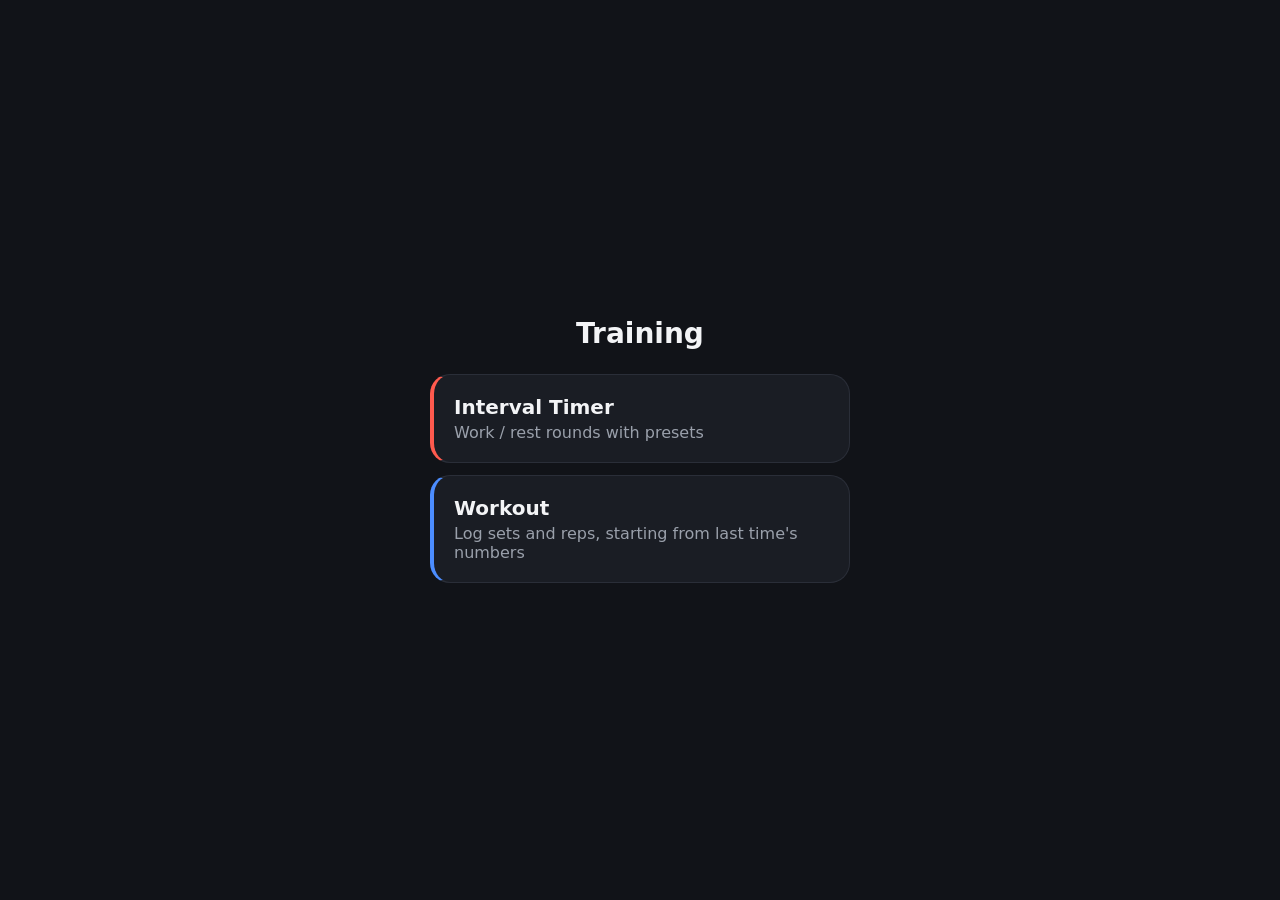
<file: index.html>
<!doctype html>
<html lang="en">
<head>
  <meta charset="utf-8">
  <meta name="viewport" content="width=device-width, initial-scale=1, viewport-fit=cover">
  <meta name="theme-color" content="#111318">
  <title>Training</title>
  <link rel="stylesheet" href="style.css">
</head>
<body>
  <main class="app">
    <section class="panel">
      <h1>Training</h1>
      <nav class="nav-links">
        <a class="nav-card timer" href="timer.html">
          <strong>Interval Timer</strong>
          <span>Work / rest rounds with presets</span>
        </a>
        <a class="nav-card workout" href="workout.html">
          <strong>Workout</strong>
          <span>Log sets and reps, starting from last time's numbers</span>
        </a>
      </nav>
    </section>
  </main>
</body>
</html>
</file>
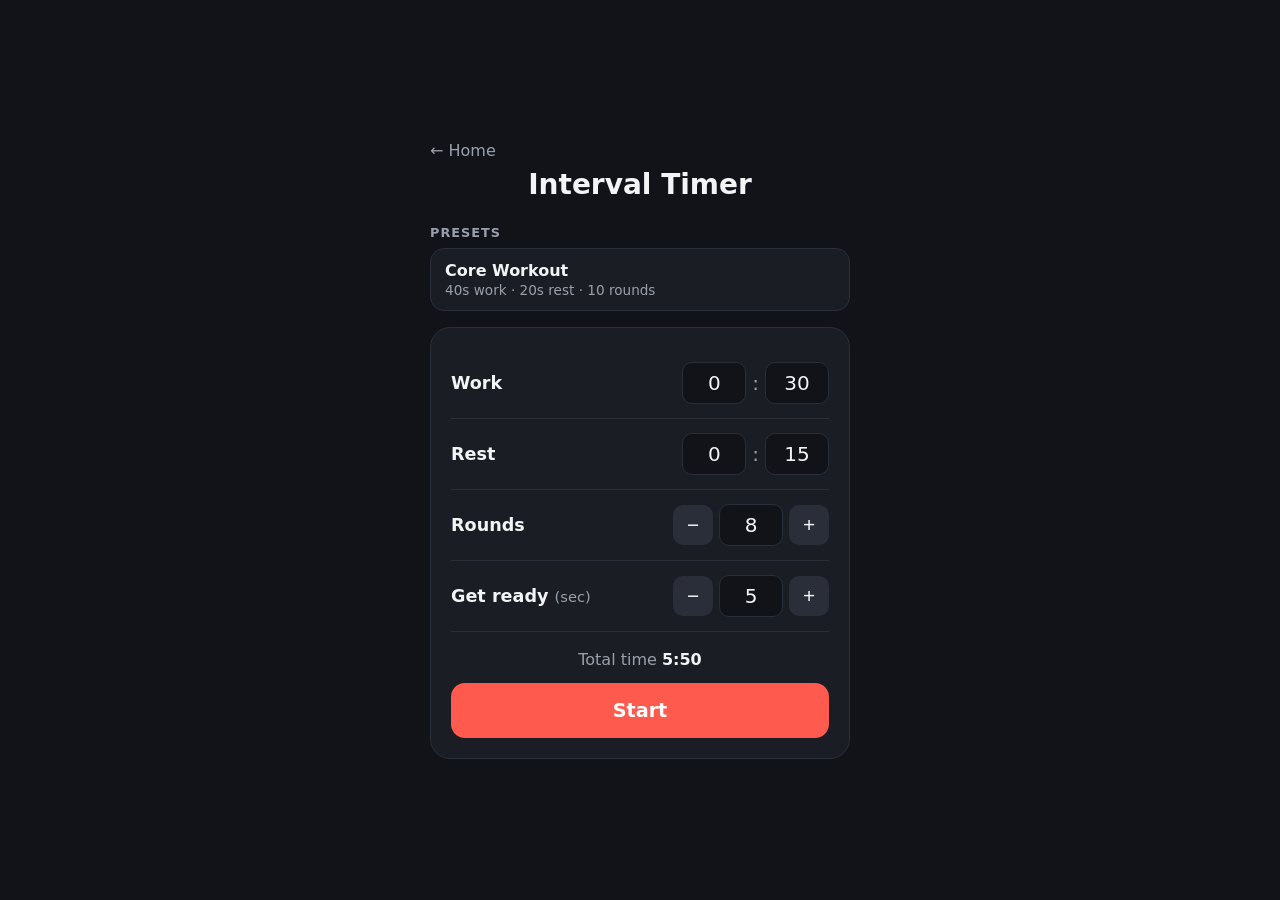
<file: timer.html>
<!doctype html>
<html lang="en">
<head>
  <meta charset="utf-8">
  <meta name="viewport" content="width=device-width, initial-scale=1, viewport-fit=cover">
  <meta name="theme-color" content="#111318">
  <title>Interval Timer</title>
  <link rel="stylesheet" href="style.css">
</head>
<body data-phase="idle">
  <main class="app">
    <!-- Setup screen -->
    <section id="setup" class="panel">
      <a class="back" href="index.html">← Home</a>
      <h1>Interval Timer</h1>

      <p class="section-label">Presets</p>
      <div id="presets" class="presets"></div>

      <form id="setup-form" novalidate>
        <div class="field">
          <label for="work-min">Work</label>
          <div class="time-input">
            <input id="work-min" type="number" min="0" max="99" inputmode="numeric" aria-label="Work minutes">
            <span class="colon">:</span>
            <input id="work-sec" type="number" min="0" max="59" inputmode="numeric" aria-label="Work seconds">
          </div>
        </div>

        <div class="field">
          <label for="rest-min">Rest</label>
          <div class="time-input">
            <input id="rest-min" type="number" min="0" max="99" inputmode="numeric" aria-label="Rest minutes">
            <span class="colon">:</span>
            <input id="rest-sec" type="number" min="0" max="59" inputmode="numeric" aria-label="Rest seconds">
          </div>
        </div>

        <div class="field">
          <label for="rounds">Rounds</label>
          <div class="stepper">
            <button type="button" class="step" data-target="rounds" data-step="-1" aria-label="Fewer rounds">−</button>
            <input id="rounds" type="number" min="1" max="99" inputmode="numeric">
            <button type="button" class="step" data-target="rounds" data-step="1" aria-label="More rounds">+</button>
          </div>
        </div>

        <div class="field">
          <label for="prep">Get ready <small>(sec)</small></label>
          <div class="stepper">
            <button type="button" class="step" data-target="prep" data-step="-5" aria-label="Less prep time">−</button>
            <input id="prep" type="number" min="0" max="60" inputmode="numeric">
            <button type="button" class="step" data-target="prep" data-step="5" aria-label="More prep time">+</button>
          </div>
        </div>

        <p class="summary">Total time <strong id="total">0:00</strong></p>
        <p id="error" class="error" role="alert" hidden></p>

        <button class="btn primary big" type="submit">Start</button>
      </form>
    </section>

    <!-- Running timer screen -->
    <section id="timer" class="panel" hidden>
      <div class="topbar">
        <span id="round" class="round">Round 1 / 1</span>
        <button id="sound" class="btn ghost small" type="button" aria-pressed="true">Sound on</button>
      </div>

      <div class="ring-wrap">
        <svg class="ring" viewBox="0 0 100 100" aria-hidden="true">
          <circle class="track" cx="50" cy="50" r="45"></circle>
          <circle id="progress" class="progress" cx="50" cy="50" r="45"></circle>
        </svg>
        <div class="readout" aria-live="polite">
          <div id="phase-label" class="phase-label">Work</div>
          <div id="time" class="time">0:00</div>
          <div id="next" class="next"></div>
        </div>
      </div>

      <p class="total-left">Remaining <span id="total-left">0:00</span></p>

      <div class="controls">
        <button id="reset" class="btn secondary" type="button">Reset</button>
        <button id="toggle" class="btn primary" type="button">Pause</button>
        <button id="skip" class="btn secondary" type="button">Skip</button>
      </div>
      <p class="hint">Space: pause/resume · S: skip · Esc: reset</p>
    </section>
  </main>

  <script src="app.js"></script>
</body>
</html>
</file>
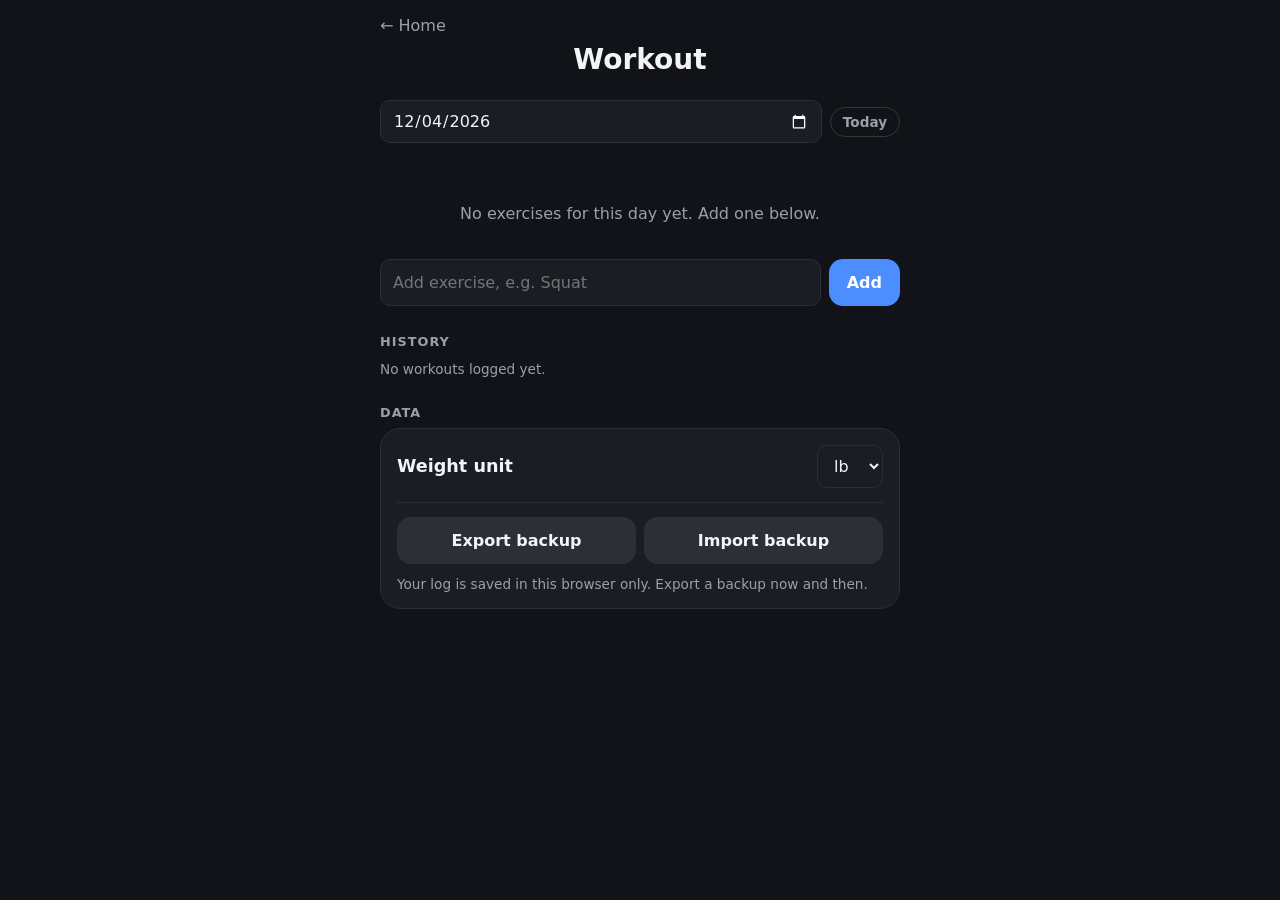
<file: workout.html>
<!doctype html>
<html lang="en">
<head>
  <meta charset="utf-8">
  <meta name="viewport" content="width=device-width, initial-scale=1, viewport-fit=cover">
  <meta name="theme-color" content="#111318">
  <title>Workout</title>
  <link rel="stylesheet" href="style.css">
</head>
<body class="workout">
  <main class="app top">
    <section class="panel">
      <a class="back" href="index.html">← Home</a>
      <h1>Workout</h1>

      <div class="day-bar">
        <input id="date" type="date" aria-label="Workout date">
        <button id="today" class="btn ghost small" type="button">Today</button>
      </div>
      <p id="status" class="status" role="status"></p>

      <div id="exercises"></div>
      <p id="empty" class="empty">No exercises for this day yet. Add one below.</p>

      <form id="add-form" class="add-exercise" autocomplete="off">
        <input id="ex-name" type="text" list="ex-names" placeholder="Add exercise, e.g. Squat"
               enterkeyhint="done" aria-label="Exercise name" maxlength="60">
        <datalist id="ex-names"></datalist>
        <button class="btn primary" type="submit">Add</button>
      </form>

      <p class="section-label">History</p>
      <ul id="history" class="history"></ul>

      <p class="section-label">Data</p>
      <div class="card data-card">
        <div class="field">
          <label for="unit">Weight unit</label>
          <select id="unit">
            <option value="lb">lb</option>
            <option value="kg">kg</option>
          </select>
        </div>
        <div class="data-tools">
          <button id="export" class="btn secondary" type="button">Export backup</button>
          <button id="import" class="btn secondary" type="button">Import backup</button>
          <input id="import-file" type="file" accept=".json,application/json" hidden>
        </div>
        <p id="backup-note" class="note"></p>
      </div>
    </section>
  </main>

  <script src="workout.js"></script>
</body>
</html>
</file>
<file: style.css>
:root {
  --bg: #111318;
  --panel: #1a1d24;
  --text: #f3f4f6;
  --muted: #9aa0ab;
  --line: #2a2e38;
  --accent: #6b7280;

  --prep: #4c8dff;
  --work: #ff5a4e;
  --rest: #2ec27e;
  --done: #b38cff;

  color-scheme: dark;
}

body[data-phase="prep"] { --accent: var(--prep); }
body[data-phase="work"] { --accent: var(--work); }
body[data-phase="rest"] { --accent: var(--rest); }
body[data-phase="done"] { --accent: var(--done); }
body[data-phase="idle"] { --accent: var(--work); }

* { box-sizing: border-box; }

html, body { height: 100%; }

body {
  margin: 0;
  font-family: system-ui, -apple-system, "Segoe UI", Roboto, sans-serif;
  color: var(--text);
  background: var(--bg);
  transition: background-color 0.4s ease;
}

body[data-phase]:not([data-phase="idle"]) {
  background: color-mix(in srgb, var(--accent) 22%, var(--bg));
}

.app {
  min-height: 100%;
  display: grid;
  place-items: center;
  padding: max(16px, env(safe-area-inset-top)) 16px max(16px, env(safe-area-inset-bottom));
}

.panel {
  width: 100%;
  max-width: 420px;
}

[hidden] { display: none !important; }

h1 {
  margin: 0 0 24px;
  font-size: 1.75rem;
  font-weight: 700;
  text-align: center;
}

/* ---------- Presets ---------- */

.section-label {
  margin: 0 0 8px;
  font-size: 0.8rem;
  font-weight: 600;
  text-transform: uppercase;
  letter-spacing: 0.08em;
  color: var(--muted);
}

.presets {
  display: flex;
  flex-wrap: wrap;
  gap: 10px;
  margin-bottom: 16px;
}

.preset {
  flex: 1 1 160px;
  display: flex;
  flex-direction: column;
  align-items: flex-start;
  gap: 2px;
  padding: 12px 14px;
  font: inherit;
  text-align: left;
  color: var(--text);
  background: var(--panel);
  border: 1px solid var(--line);
  border-radius: 14px;
  cursor: pointer;
  transition: border-color 0.15s ease, background-color 0.15s ease;
}

.preset:hover { border-color: #3a3f4b; }

.preset[aria-pressed="true"] {
  border-color: var(--accent);
  background: color-mix(in srgb, var(--accent) 15%, var(--panel));
}

.preset-name { font-weight: 600; }

.preset-detail {
  font-size: 0.85rem;
  color: var(--muted);
  font-variant-numeric: tabular-nums;
}

/* ---------- Setup form ---------- */

#setup-form {
  background: var(--panel);
  border: 1px solid var(--line);
  border-radius: 20px;
  padding: 20px;
}

.field {
  display: flex;
  align-items: center;
  justify-content: space-between;
  gap: 12px;
  padding: 14px 0;
  border-bottom: 1px solid var(--line);
}

.field label {
  font-size: 1.1rem;
  font-weight: 600;
}

.field label small {
  color: var(--muted);
  font-weight: 400;
}

input[type="number"] {
  width: 3.2em;
  padding: 8px 4px;
  font: inherit;
  font-size: 1.25rem;
  font-variant-numeric: tabular-nums;
  text-align: center;
  color: var(--text);
  background: var(--bg);
  border: 1px solid var(--line);
  border-radius: 10px;
  -moz-appearance: textfield;
}

input[type="number"]::-webkit-outer-spin-button,
input[type="number"]::-webkit-inner-spin-button {
  -webkit-appearance: none;
  margin: 0;
}

input[type="number"]:focus {
  outline: 2px solid var(--accent);
  outline-offset: 1px;
}

.time-input, .stepper {
  display: flex;
  align-items: center;
  gap: 6px;
}

.colon {
  font-size: 1.25rem;
  color: var(--muted);
}

.step {
  width: 40px;
  height: 40px;
  font-size: 1.3rem;
  line-height: 1;
  color: var(--text);
  background: var(--line);
  border: none;
  border-radius: 10px;
  cursor: pointer;
}

.step:hover { background: #363b47; }

.summary {
  margin: 18px 0 14px;
  text-align: center;
  color: var(--muted);
}

.summary strong {
  color: var(--text);
  font-variant-numeric: tabular-nums;
}

.error {
  margin: -4px 0 14px;
  text-align: center;
  color: var(--work);
}

/* ---------- Buttons ---------- */

.btn {
  font: inherit;
  font-weight: 600;
  border: none;
  border-radius: 14px;
  padding: 14px 18px;
  cursor: pointer;
  transition: transform 0.08s ease, filter 0.15s ease;
}

.btn:active { transform: scale(0.97); }
.btn:disabled { opacity: 0.4; cursor: default; }

.btn.primary {
  color: #fff;
  background: var(--accent);
}

.btn.primary:hover:not(:disabled) { filter: brightness(1.1); }

.btn.secondary {
  color: var(--text);
  background: rgba(255, 255, 255, 0.08);
}

.btn.secondary:hover:not(:disabled) { background: rgba(255, 255, 255, 0.14); }

.btn.ghost {
  color: var(--muted);
  background: transparent;
  border: 1px solid rgba(255, 255, 255, 0.15);
}

.btn.small {
  padding: 6px 12px;
  font-size: 0.85rem;
  border-radius: 999px;
}

.btn.big {
  width: 100%;
  font-size: 1.2rem;
  padding: 16px;
}

/* ---------- Timer screen ---------- */

.topbar {
  display: flex;
  justify-content: space-between;
  align-items: center;
  margin-bottom: 16px;
}

.round {
  font-size: 1.1rem;
  font-weight: 600;
  font-variant-numeric: tabular-nums;
}

.ring-wrap {
  position: relative;
  width: min(85vw, 360px);
  aspect-ratio: 1;
  margin: 0 auto;
}

.ring {
  width: 100%;
  height: 100%;
  transform: rotate(-90deg);
}

.ring circle {
  fill: none;
  stroke-width: 5;
}

.ring .track { stroke: rgba(255, 255, 255, 0.1); }

.ring .progress {
  stroke: var(--accent);
  stroke-linecap: round;
  transition: stroke 0.4s ease;
}

.readout {
  position: absolute;
  inset: 0;
  display: flex;
  flex-direction: column;
  align-items: center;
  justify-content: center;
  text-align: center;
}

.phase-label {
  font-size: clamp(1.2rem, 5vw, 1.6rem);
  font-weight: 700;
  text-transform: uppercase;
  letter-spacing: 0.12em;
  color: var(--accent);
  filter: brightness(1.25);
}

.time {
  font-size: clamp(3.5rem, 20vw, 6.5rem);
  font-weight: 700;
  font-variant-numeric: tabular-nums;
  line-height: 1.05;
}

.next {
  min-height: 1.3em;
  color: var(--muted);
}

.total-left {
  text-align: center;
  color: var(--muted);
  font-variant-numeric: tabular-nums;
  margin: 16px 0;
}

.total-left span { color: var(--text); }

.controls {
  display: grid;
  grid-template-columns: 1fr 1.4fr 1fr;
  gap: 10px;
}

.controls .btn { padding: 16px 8px; font-size: 1.05rem; }

.hint {
  margin-top: 18px;
  text-align: center;
  font-size: 0.8rem;
  color: var(--muted);
}

@media (hover: none) {
  .hint { display: none; }
}

/* ---------- Home ---------- */

.nav-links {
  display: grid;
  gap: 12px;
}

.nav-card {
  display: block;
  padding: 20px;
  color: var(--text);
  text-decoration: none;
  background: var(--panel);
  border: 1px solid var(--line);
  border-left: 4px solid var(--card-accent, var(--accent));
  border-radius: 20px;
  transition: border-color 0.15s ease, transform 0.08s ease;
}

.nav-card:hover { border-color: #3a3f4b; border-left-color: var(--card-accent); }
.nav-card:focus-visible { outline: 2px solid var(--card-accent); outline-offset: 2px; }
.nav-card:active { transform: scale(0.98); }
.nav-card.timer { --card-accent: var(--work); }
.nav-card.workout { --card-accent: var(--prep); }

.nav-card strong {
  display: block;
  margin-bottom: 4px;
  font-size: 1.25rem;
}

.nav-card span { color: var(--muted); }

.back {
  display: inline-block;
  margin-bottom: 8px;
  color: var(--muted);
  text-decoration: none;
}

.back:hover { color: var(--text); }

/* ---------- Workout ---------- */

body.workout { --accent: var(--prep); }

.app.top { place-items: start center; }

.workout .panel { max-width: 520px; }

input[type="date"],
input[type="text"],
select {
  font: inherit;
  color: var(--text);
  background: var(--panel);
  border: 1px solid var(--line);
  border-radius: 10px;
  padding: 10px 12px;
}

input[type="date"]:focus,
input[type="text"]:focus,
select:focus {
  outline: 2px solid var(--accent);
  outline-offset: 1px;
}

.day-bar {
  display: flex;
  align-items: center;
  gap: 8px;
}

.day-bar input { flex: 1; min-width: 0; }

.status {
  min-height: 1.3em;
  margin: 6px 0 10px;
  font-size: 0.9rem;
  text-align: center;
  color: var(--muted);
}

.status.is-error { color: var(--work); }

.card {
  background: var(--panel);
  border: 1px solid var(--line);
  border-radius: 20px;
  padding: 16px;
  margin-bottom: 12px;
}

.exercise header {
  display: flex;
  align-items: center;
  justify-content: space-between;
  gap: 8px;
}

.exercise h2 {
  margin: 0;
  font-size: 1.2rem;
  overflow-wrap: anywhere;
}

.last {
  margin: 2px 0 12px;
  font-size: 0.9rem;
  color: var(--muted);
  font-variant-numeric: tabular-nums;
}

.set-row {
  display: grid;
  grid-template-columns: 2.2em 1fr 1fr 40px;
  gap: 8px;
  align-items: center;
  margin-bottom: 8px;
}

.set-row input[type="number"] { width: 100%; }
.set-row input::placeholder { color: #5b616d; }

.set-head {
  margin-bottom: 4px;
  font-size: 0.75rem;
  font-weight: 600;
  text-transform: uppercase;
  letter-spacing: 0.08em;
  text-align: center;
  color: var(--muted);
}

.set-num {
  text-align: center;
  font-weight: 600;
  color: var(--muted);
}

.icon-btn {
  width: 40px;
  height: 40px;
  font-size: 1.3rem;
  line-height: 1;
  color: var(--muted);
  background: transparent;
  border: none;
  border-radius: 10px;
  cursor: pointer;
}

.icon-btn:hover { color: var(--text); background: var(--line); }

.add-set { width: 100%; margin-top: 4px; padding: 10px; }

.empty {
  padding: 20px 0;
  text-align: center;
  color: var(--muted);
}

.add-exercise {
  display: flex;
  gap: 8px;
  margin: 4px 0 28px;
}

.add-exercise input { flex: 1; min-width: 0; }

.history {
  margin: 0 0 28px;
  padding: 0;
  list-style: none;
}

.history-item {
  display: flex;
  flex-direction: column;
  gap: 2px;
  width: 100%;
  margin-bottom: 8px;
  padding: 12px 14px;
  font: inherit;
  text-align: left;
  color: var(--text);
  background: var(--panel);
  border: 1px solid var(--line);
  border-radius: 14px;
  cursor: pointer;
}

.history-item:hover { border-color: #3a3f4b; }
.history-item[aria-current="date"] { border-color: var(--accent); }
.history-item small { color: var(--muted); }

.data-card .field { padding-top: 0; margin-bottom: 14px; }

.data-tools {
  display: flex;
  flex-wrap: wrap;
  gap: 8px;
}

.data-tools .btn { flex: 1 1 140px; }

.note {
  margin: 12px 0 0;
  font-size: 0.85rem;
  color: var(--muted);
}
</file>
